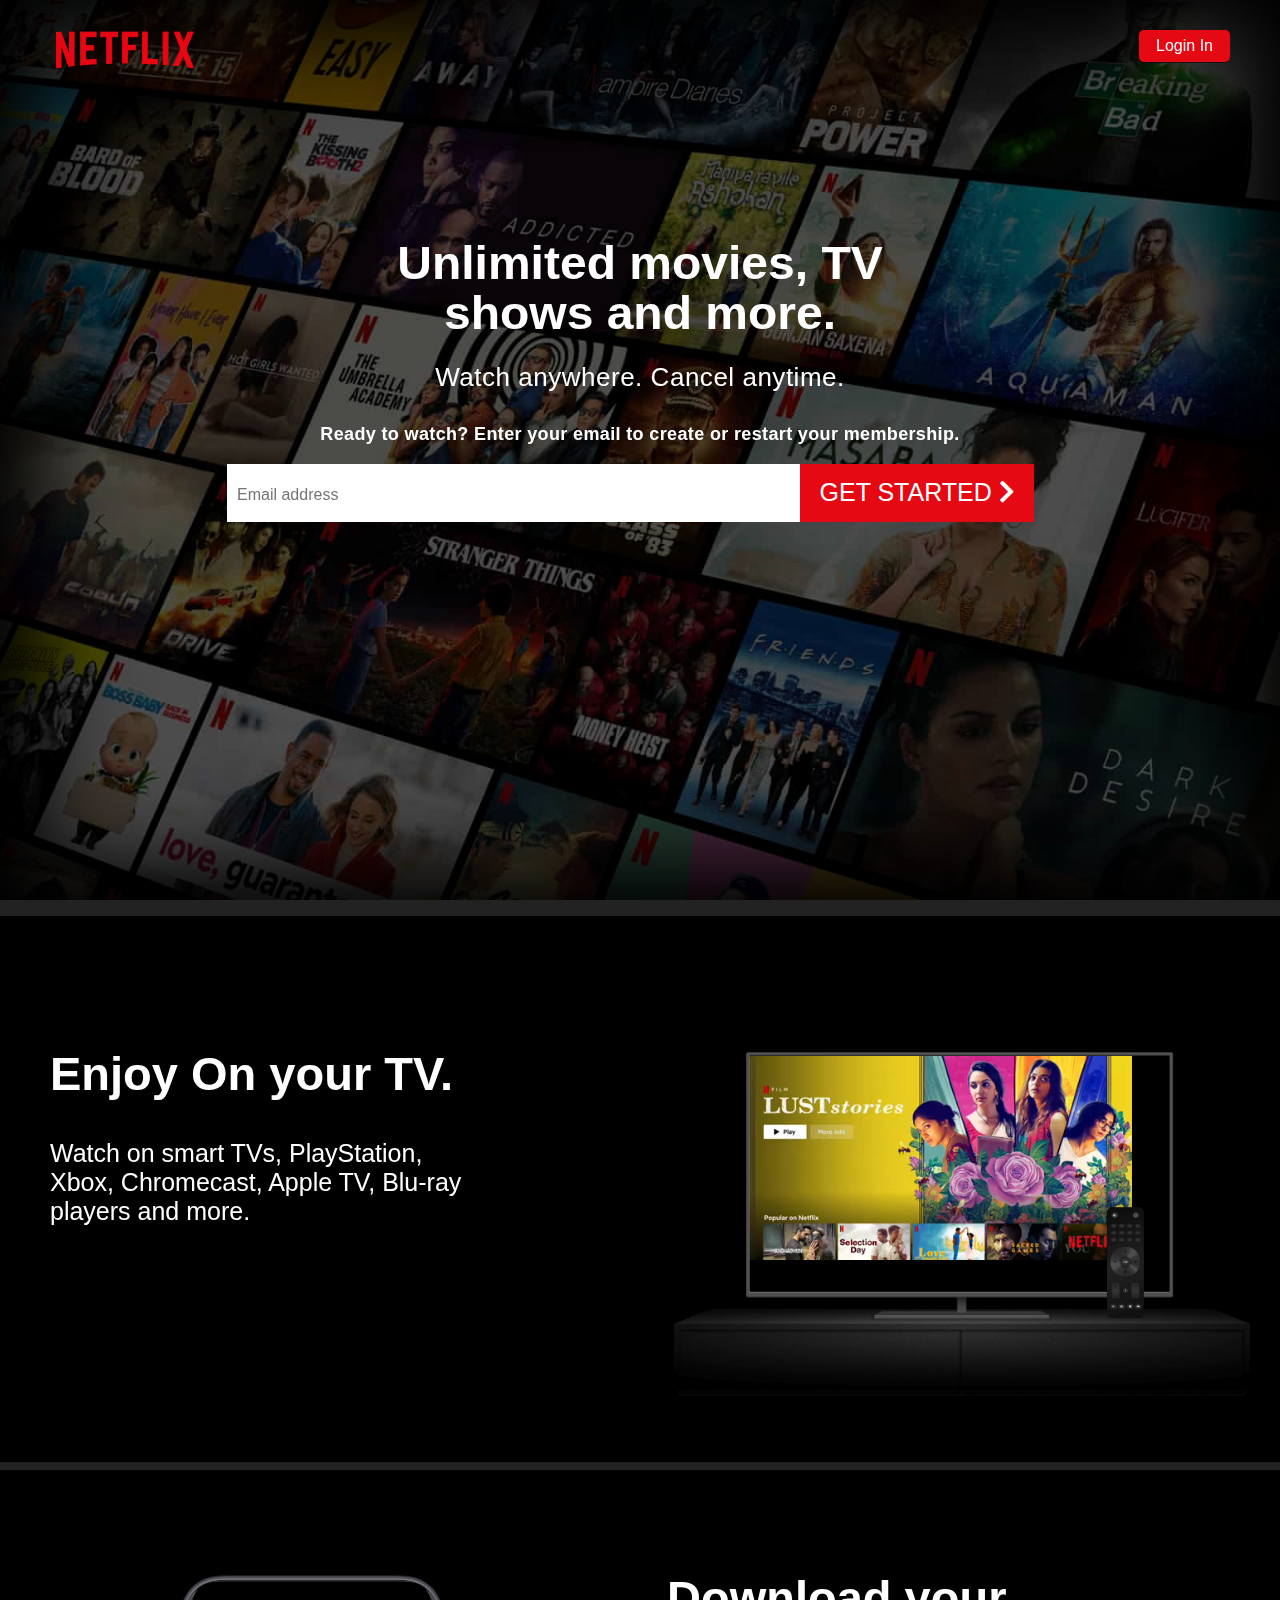
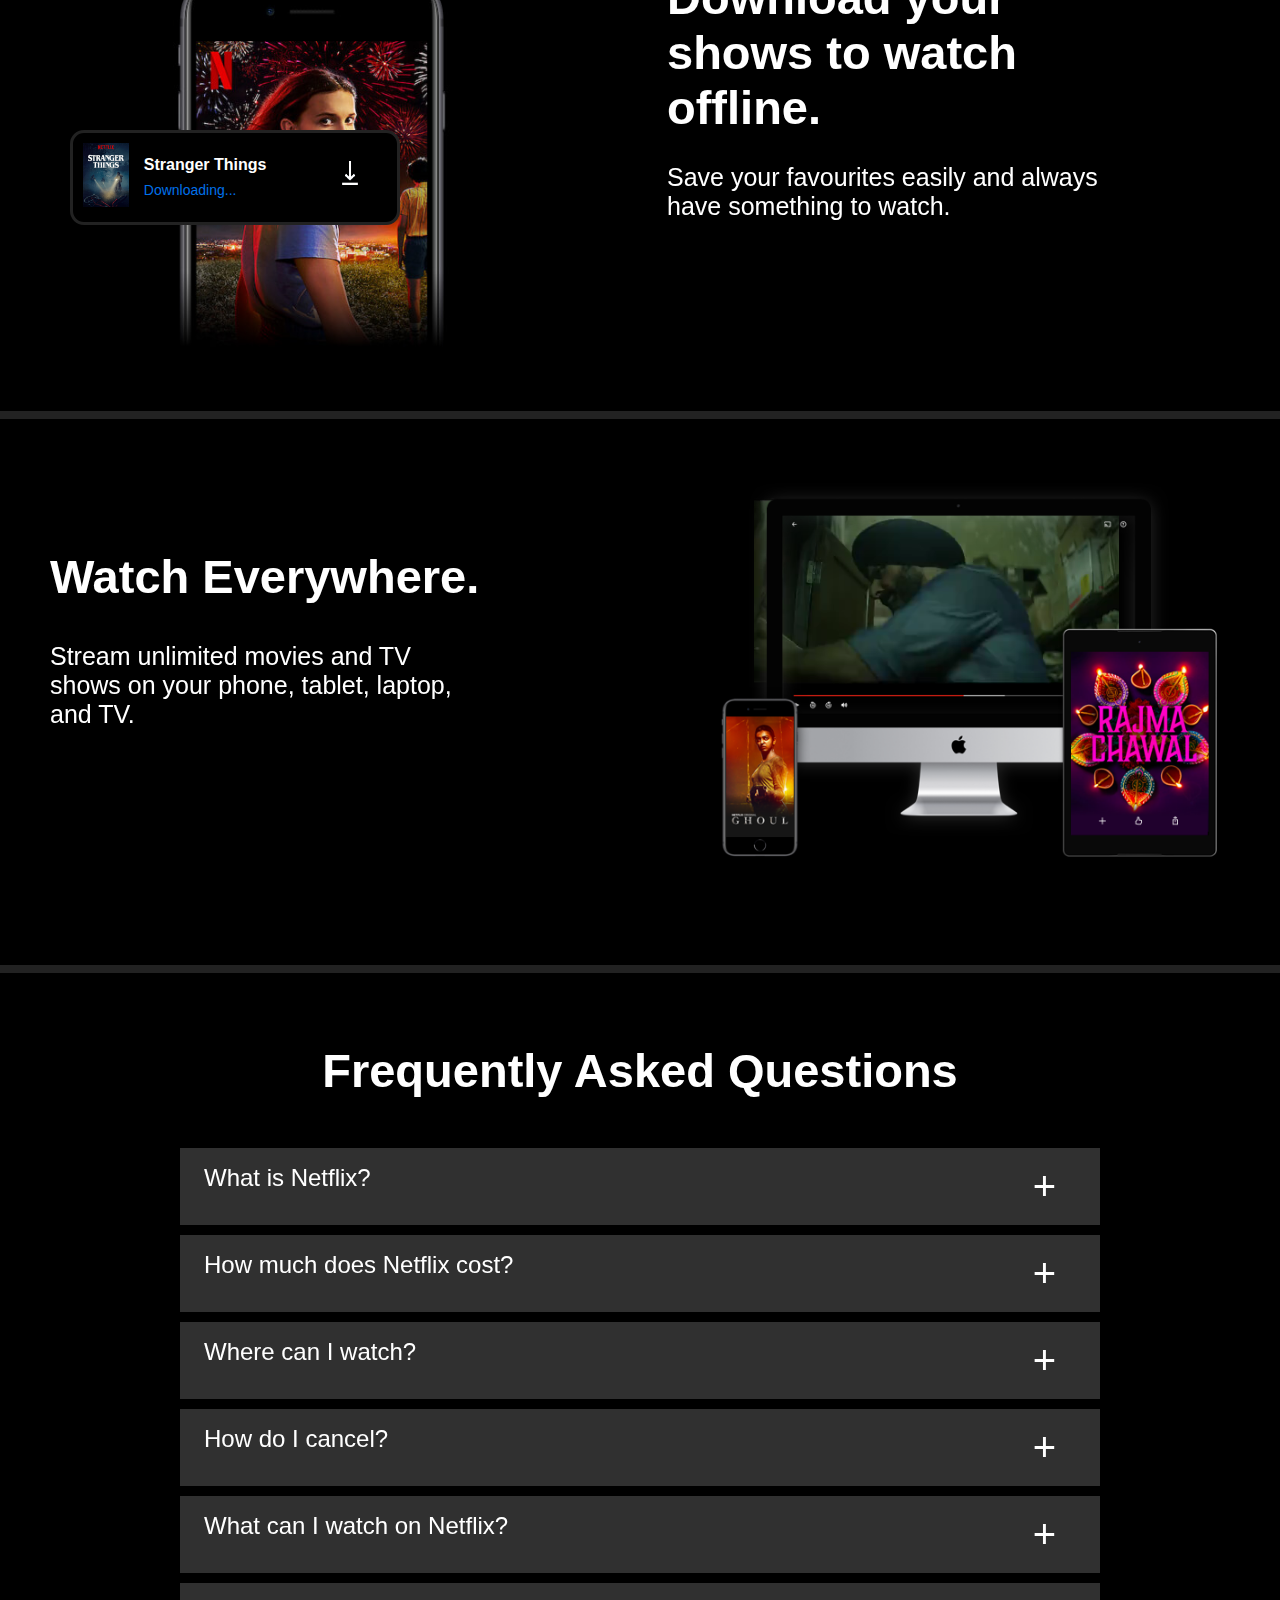
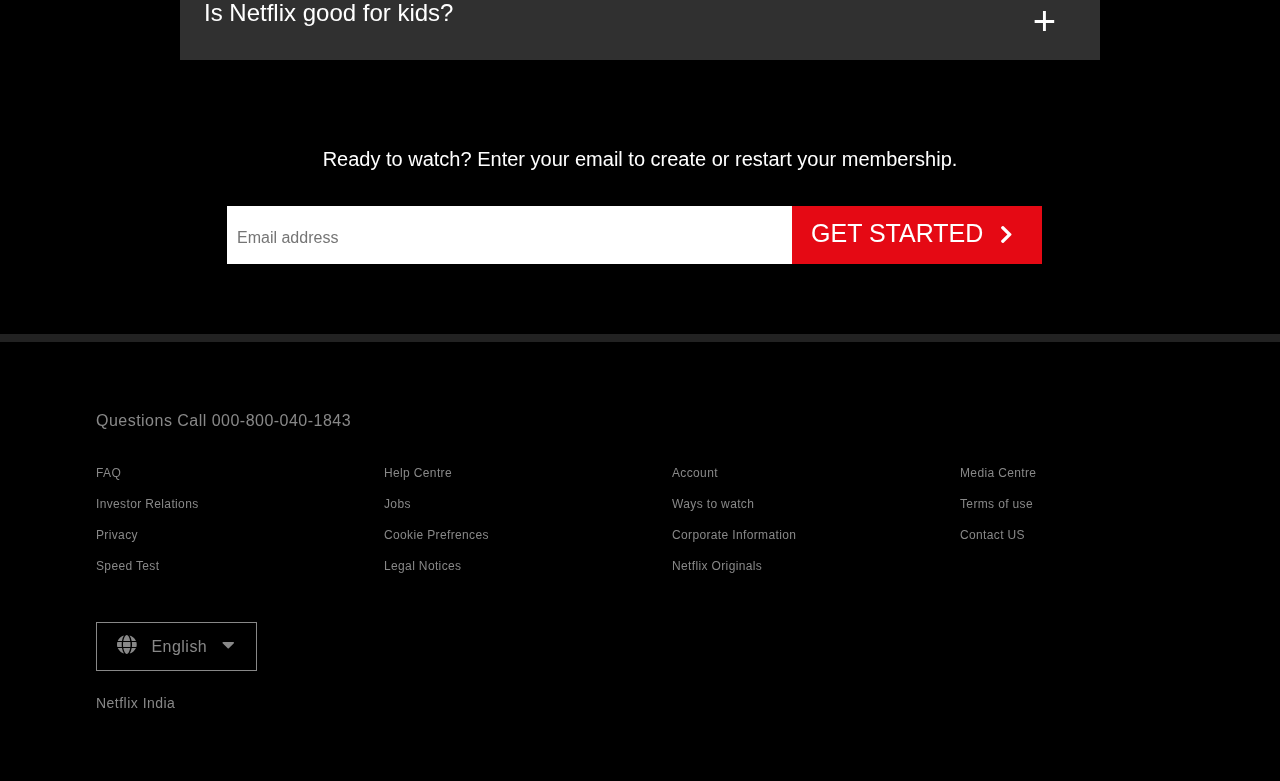
<file: index.html>
<!DOCTYPE html>
<html lang="en" dir="ltr">
  <head>
    <meta charset="utf-8">
    <title>Netflix India – Watch TV Shows Online, Watch Movies Online.</title>
    <link rel="stylesheet" href="https://cdnjs.cloudflare.com/ajax/libs/font-awesome/5.14.0/css/all.min.css">
    <link rel="stylesheet" href="style.css">
  </head>
  <body>

    <header class="showcase">
      <div class="showcase-top">
        <img src="logo.png" alt="Netflix">
        <a class="btn btn-rounded" href="signin.html">Login In</a>
      </div>
      <div class="showcase-content">
        <h1>Unlimited movies, TV <br> shows and more.</h1>
        <p class="p-top">Watch anywhere. Cancel anytime.</p>
        <p class="p-bot">Ready to watch? Enter your email to create or restart your membership.</p>
        <input type="email" placeholder="Email address">
        <div class="get-st">
         <a href='signup.html'><button  type="button">GET STARTED <i  class="fas fa-chevron-right"></i></button></a>
        </div>
      </div>
    </header>


    <!-- /* PART TWO */ -->

<hr>

  

<hr>

  <section class="njy">
    <div class="l-content">
      <h1>Enjoy On your TV.</h1>
      <p>Watch on smart TVs, PlayStation, <br> Xbox, Chromecast, Apple TV, Blu-ray <br> players and more.</p>
    </div>
    <div class="r-content">
      <img src="tv.png" alt="">
      <div class="video">
        <video src="video-tv.m4v" autoplay playsinline muted loop></video>
      </div>
    </div>
  </section>

<hr>

<!-- /*  PART 3 */ -->

  <section class="stranger">
    <div class="mobile">
      <img src="mobile.jpg" alt="">
      <div class="box">
        <div>
          <img src="boxshot.png" alt="">
        </div>
        <div>
          <h2>Stranger Things</h2>
          <p>Downloading...</p>
        </div>
        <div>
          <img class="gif" src="gif.gif" alt="">
        </div>
      </div>
    </div>
    <div class="stranger-content">
      <h1>Download your <br> shows to watch <br> offline.</h1>
      <p>Save your favourites easily and always <br> have something to watch.</p>
    </div>
  </section>

<hr>

  <section class="sacred">
    <div class="sacred-content">
      <h1>Watch Everywhere.</h1>
      <p>Stream unlimited movies and TV <br> shows on your phone, tablet, laptop, <br> and TV.</p>
    </div>
    <div class="mac">
      <img src="tv2.png" alt="">
      <div class="tv2">
        <video src="video-tv2.m4v" autoplay playsinline muted loop></video>
      </div>
    </div>
  </section>

<hr>

<!-- PART 4 -->
<div>
  <section class="frequent">
    <h1>Frequently Asked Questions</h1>
    <div class="Questions">
      <button type="button">What is Netflix? <span onClick="toggle1()" id="rot1">+</span> </button>
      <div class="faq-answer closed" id="ans1">
        <span>
          Netflix is a streaming service that offers a wide variety of award-winning TV shows, movies, anime, documentaries and more – on thousands of internet-connected devices.
          <br>
          <br>
          You can watch as much as you want, whenever you want, without a single ad – all for one low monthly price. There's always something new to discover, and new TV shows and movies are added every week!
        </span>
      </div>

      <button type="button">How much does Netflix cost? <span onClick="toggle2()" id="rot2">+</span> </button>
      <div class="faq-answer closed" id="ans2">
        <span>
          Netflix is a streaming service that offers a wide variety of award-winning TV shows, movies, anime, documentaries and more – on thousands of internet-connected devices.
          <br>
          <br>
          You can watch as much as you want, whenever you want, without a single ad – all for one low monthly price. There's always something new to discover, and new TV shows and movies are added every week!
        </span>
      </div>

      <button type="button">Where can I watch? <span onClick="toggle3()" id="rot3">+</span> </button>
      <div class="faq-answer closed" id="ans3">
        <span>
          Netflix is a streaming service that offers a wide variety of award-winning TV shows, movies, anime, documentaries and more – on thousands of internet-connected devices.
          <br>
          <br>
          You can watch as much as you want, whenever you want, without a single ad – all for one low monthly price. There's always something new to discover, and new TV shows and movies are added every week!
        </span>
      </div>

      <button type="button">How do I cancel? <span onClick="toggle4()" id="rot4">+</span> </button>
      <div class="faq-answer closed" id="ans4">
        <span>
          Netflix is a streaming service that offers a wide variety of award-winning TV shows, movies, anime, documentaries and more – on thousands of internet-connected devices.
          <br>
          <br>
          You can watch as much as you want, whenever you want, without a single ad – all for one low monthly price. There's always something new to discover, and new TV shows and movies are added every week!
        </span>
      </div>

      <button type="button">What can I watch on Netflix? <span onClick="toggle5()" id="rot5">+</span> </button>
      <div class="faq-answer closed" id="ans5">
        <span>
          Netflix is a streaming service that offers a wide variety of award-winning TV shows, movies, anime, documentaries and more – on thousands of internet-connected devices.
          <br>
          <br>
          You can watch as much as you want, whenever you want, without a single ad – all for one low monthly price. There's always something new to discover, and new TV shows and movies are added every week!
        </span>
      </div>

      <button type="button">Is Netflix good for kids? <span onClick="toggle6()" id="rot6">+</span> </button>
      <div class="faq-answer closed" id="ans6">
        <span>
          Netflix is a streaming service that offers a wide variety of award-winning TV shows, movies, anime, documentaries and more – on thousands of internet-connected devices.
          <br>
          <br>
          You can watch as much as you want, whenever you want, without a single ad – all for one low monthly price. There's always something new to discover, and new TV shows and movies are added every week!
        </span>
      </div>

    </div>
  </section>

  <p class="p-t">Ready to watch? Enter your email to create or restart your membership.</p>

  <div class="field">
    <input type="email" placeholder="Email address">
    <div class="get-st">
      <button type="button">GET STARTED <i class="btn-icon fas fa-chevron-right"></i></button>
    </div>
  </div>

</div>

<hr>

<!-- PART 5 -->

  <footer class="footer">
    <p>Questions Call 000-800-040-1843</p>
    <div class="footer-cols">
      <ul>
        <li><a href="#">FAQ</a></li>
        <li><a href="#">Investor Relations</a></li>
        <li><a href="#">Privacy</a></li>
        <li><a href="#">Speed Test</a></li>
      </ul>
      <ul>
        <li><a href="#">Help Centre</a></li>
        <li><a href="#">Jobs</a></li>
        <li><a href="#">Cookie Prefrences</a></li>
        <li><a href="#">Legal Notices</a></li>
      </ul>
      <ul>
        <li><a href="#">Account</a></li>
        <li><a href="#">Ways to watch</a></li>
        <li><a href="#">Corporate Information</a></li>
        <li><a href="#">Netflix Originals</a></li>
      </ul>
      <ul>
        <li><a href="#">Media Centre</a></li>
        <li><a href="#">Terms of use</a></li>
        <li><a href="#">Contact US</a></li>
      </ul>
    </div>

    <div class="last">
      <a><i class="fas fa-globe btn-icon"></i> English <i class="btn-icon fas fa-caret-down"></i></a>
      <p>Netflix India</p>
    </div>
  </footer>



<script src='js/index.js'>

  

</script>




  </body>
</html>
</file>
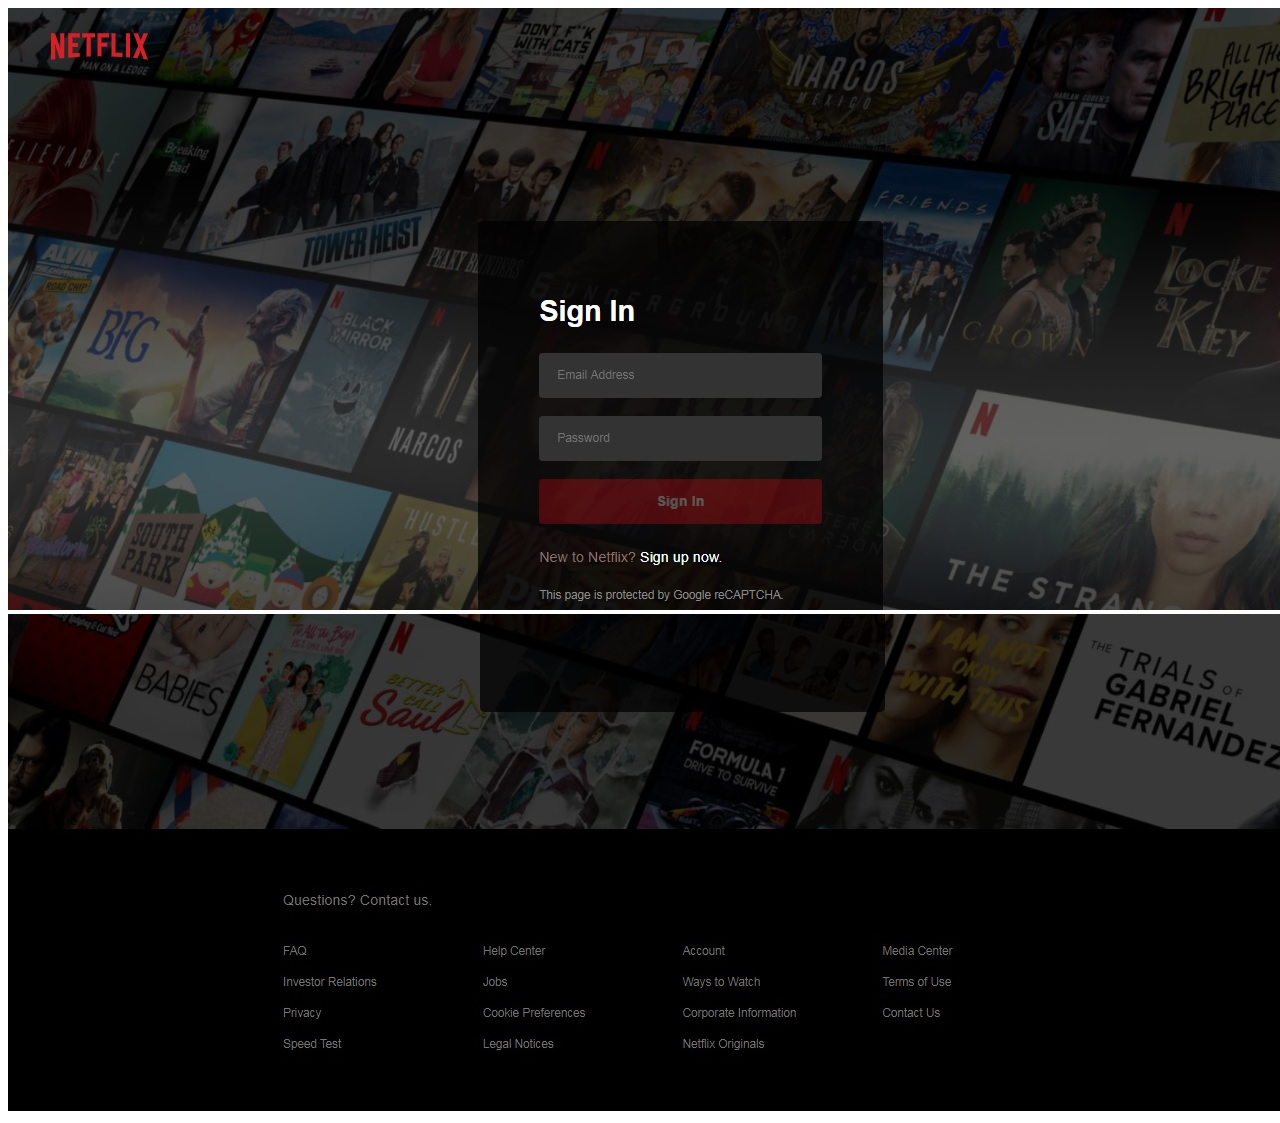
<file: signin.html>
<!DOCTYPE html>
<html lang="en">
<head>
	<meta charset="UTF-8">
	<meta http-equiv="X-UA-Compatible" content="IE=edge">
	<meta name="viewport" content="width=device-width, initial-scale=1.0">
	<title>Document</title>
</head>
<body>
	<img src='11.jpg' />
	<img src="12.jpg"/>
</body>
</html>
</file>
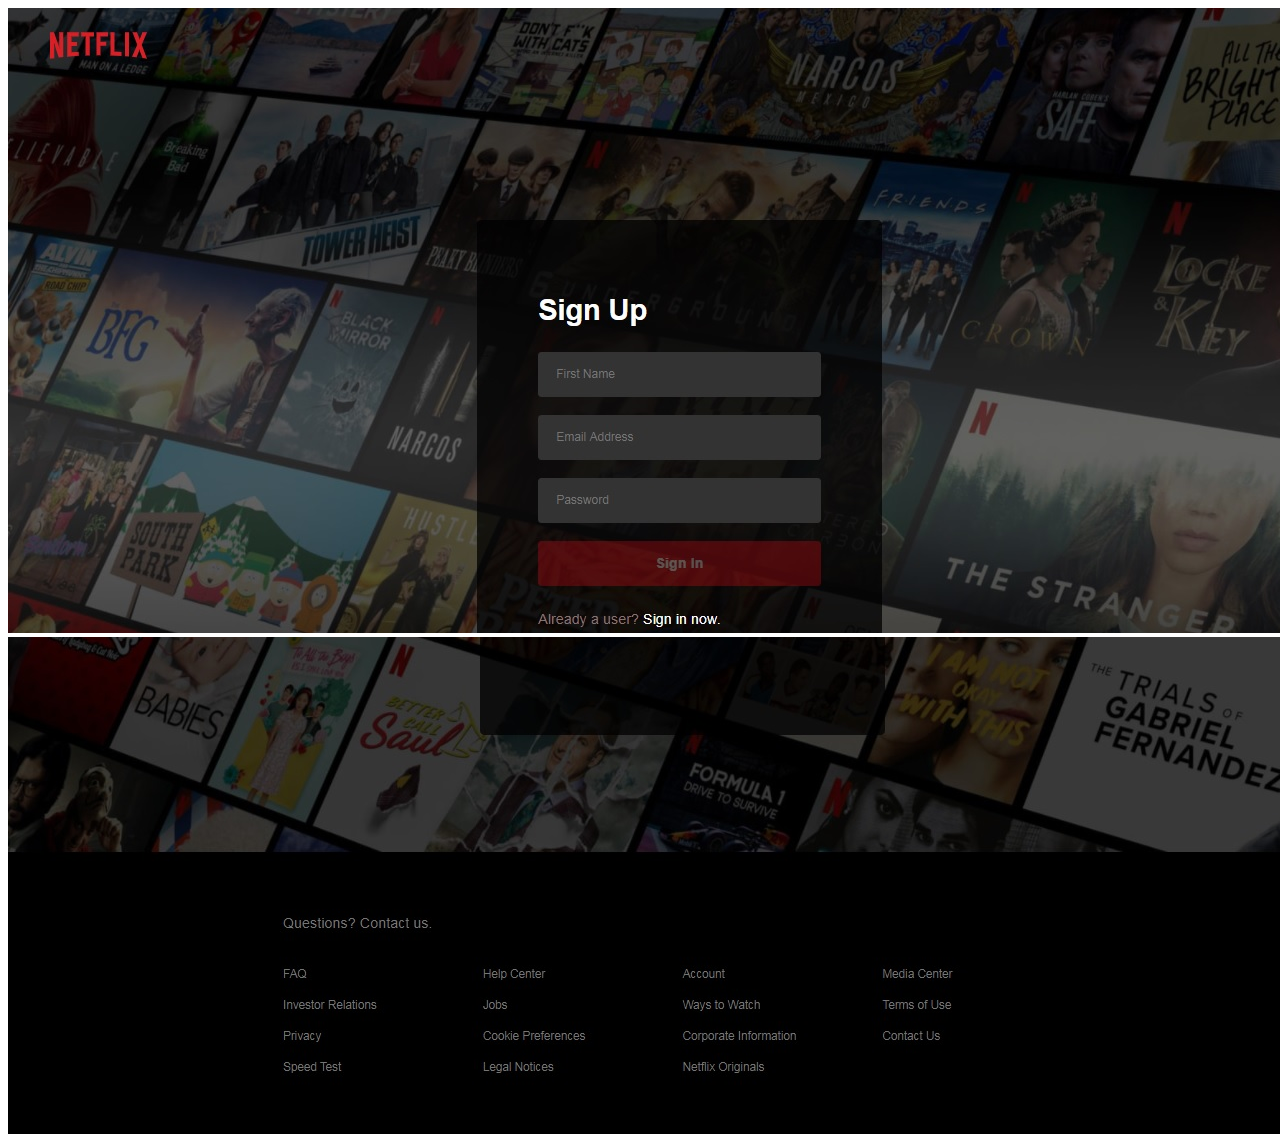
<file: signup.html>
<!DOCTYPE html>
<html lang="en">
<head>
	<meta charset="UTF-8">
	<meta http-equiv="X-UA-Compatible" content="IE=edge">
	<meta name="viewport" content="width=device-width, initial-scale=1.0">
	<title>Document</title>
</head>
<body>
	<img src="13.jpg" />
	<img src="12.jpg" />
</body>
</html>
</file>
<file: style.css>
*{
  box-sizing: border-box;
  margin: 0;
  padding: 0;
}
body{
  font-family: 'Helvetica', sans-serif;
  -webkit-font-smoothing: antialiased;
  background: #000;
  color: #fff;
}
h1, h2 , h3, h4{
  color: #fff;
}
a{
  color: #fff;
  text-decoration: none;
}
p{
  margin: 0.5rem 0;
}
img{
  width: 100%;
}
.showcase{
  width: 100%;
  height: 100vh;
  position: relative;
  background: url("bg.jpg") no-repeat center center/cover;
}
.showcase::after{
  content: '';
  position: absolute;
  top: 0;
  left: 0;
  z-index: 1;
  width: 100%;
  height: 100vh;
  background: rgba(0, 0, 0, 0.6);
  box-shadow: inset 40px 30px 100px #000,
              inset -40px -30px 100px #000;
}
.showcase-top{
  position: relative;
  height: 92px;
  z-index: 2;
}
.showcase-top img{
  width: 170px;
  position: absolute;
  top: 0px;
  left: 40px;
}
.showcase-top a{
  position: absolute;
  top: 30px;
  right: 50px;
}
.showcase-content{
  z-index: 2;
  position: relative;
  margin: auto;
  display: flex;
  flex-direction: column;
  justify-content: center;
  align-items: center;
  text-align: center;
  margin-top: 9rem;
}
.showcase-content h1{
  font-weight: 700;
  font-size: 3rem;
  line-height: 1.1;
  margin: 0 0 0.8rem;
  transform: scaleX(1.05);
  transform: scaleY(0.95);
}
.p-top{
  font-weight: 500;
  font-size: 26px;
  margin-bottom: 1.4rem;
  letter-spacing: 0.02em;
}
.p-bot{
  font-weight: 600;
  font-size: 18px;
  margin-bottom: 1.2rem;
  letter-spacing: 0.02em;
}


.btn{
  display: inline-block;
  background: #e50914;
  color: #fff;
  padding: 7px 17px;
  font-size: 1rem;
  font-weight: 500;
  text-align: center;
  border: none;
  cursor: pointer;
  outline: none;
  box-shadow: 0 1px 0 rgba(0, 0, 0, 0.5);
  border-radius: 2px;
}
.btn-rounded{
  border-radius: 5px;
}
input{
  margin-left: -250px;
  height: 58px;
  padding: 5px 10px 0;
  width: 45%;
  font-size: 16px;
  outline: none;
  border: none;
}
.get-st{
  margin-left: 43.3%;
  margin-top: -58px;
}
.get-st button{
  padding: 0.55rem 1.2rem;
  font-size: 25px;
  height: 58px;
  background: #e50914;
  color: #fff;
  border: none;
  cursor: pointer;
}


/* PART TWO */
hr{
  height: 8px;
  width: 100%;
  border: none;
  background: #222;
}
.kids .container{
  padding: 70px 30px;
  display: grid;
  grid-template-columns: repeat(2, 1fr);
  grid-gap: 3rem;
}
.right h1{
  padding-top: 20px;
  font-size: 47px;
}
.right p{
  padding-top: 25px;
  font-size: 27px;
  font-weight: 500;
}







.njy{
  padding: 50px 30px 60px 50px;
  display: grid;
  grid-template-columns: repeat(2, 1fr);
  grid-gap: 3rem;
}
.njy .l-content h1{
  padding-top: 80px;
  font-size: 47px;
}
.njy .l-content p{
  padding-top: 30px;
  font-size: 25px;
  font-weight: 500;
}
.r-content{
  position: relative;
}
.r-content img{
  z-index: 1;
}
.video{
  position: absolute;
  top: 70px;
  left: 60px;
  z-index: -1;
}

.video video{
  display: inline-block;
  vertical-align: baseline;
  max-width: 83%;
  max-height: 64%;
}

/*  PART 3 */

.stranger{
  padding: 40px 30px 60px 20px;
  display: grid;
  grid-template-columns: repeat(2, 1fr);
  grid-gap: 4rem;
}
.mobile{
  position: relative;
}
.box{
  position: absolute;
  top: 220px;
  left: 50px;
  padding: 10px;
  display: grid;
  grid-template-columns: 1fr 3fr 1fr;
  border: 3px solid #222;
  border-radius: 14px;
  width: 330px;
  height: 95px;
  background: #000;
}
.box img{
  width: 46px;
  height: 64px;
}
.box h2{
  padding-top: 13px;
  font-size: 16px;
}
.box p{
  font-size: 14px;
  color: #0071eb;
}
.box .gif{
  width: 48px;
  height: 60px;
}
.stranger-content{
  padding-top: 60px;
}
.stranger-content h1{
  font-size: 47px;
}
.stranger-content p{
  padding-top: 20px;
  font-size: 25px;
}

.sacred{
  padding: 50px 30px 60px 50px;
  display: grid;
  grid-template-columns: repeat(2, 1fr);
  grid-gap: 3rem;
}
.sacred .sacred-content h1{
  padding-top: 80px;
  font-size: 47px;
}
.sacred .sacred-content p{
  padding-top: 30px;
  font-size: 25px;
  font-weight: 500;
}
.mac{
  position: relative;
}
.mac img{
  z-index: 1;
}
.tv2{
  position: absolute;
  top: 20px;
  left: 80px;
  z-index: -1;
}
.tv2 video{
  display: inline-block;
  vertical-align: baseline;
  max-width: 76%;
  max-height: 54%;
}


/* <!-- PART 4 --> */

.frequent{
  padding: 70px 180px;
}
.frequent h1{
  text-align: center;
  font-size: 47px;
  margin-bottom: 50px;
}
.frequent .Questions button{
  width: 100%;
  text-align: left;
  padding: 16px 44px 16px 24px;
  font-weight: 500;
  font-size: 24px;
  margin-bottom: 10px;
  background: #303030;
  color: #fff;
  border: none;
  outline: none;
}
.frequent .Questions button span{
  float: right;
  font-size: 40px;
  cursor: pointer;
}
.frequent .Questions .faq-answer{
  width: 100%;
  height: auto;
  padding: 30px 40px;
  font-weight: 500;
  font-size: 24px;
  margin-top: -8px;
  margin-bottom: 10px;
  background: #303030;
  color: #fff;
  text-align: left;
}
.frequent .Questions .faq-answer span{
  transform: scaleY(1.2);
  letter-spacing: 0.06em;
}



.p-t{
  text-align: center;
  margin-bottom: 35px;
  font-size: 20px;
  font-weight: 500;
}
.field{
  text-align: center;
  margin-bottom: 70px;
}
input{
  height: 58px;
  padding: 5px 10px 0;
  width: 45%;
  font-size: 16px;
  outline: none;
  border: none;
}
.get-st{
  margin-top: -58px;
}
.get-st button{
  padding: 0.55rem 1.2rem;
  font-size: 25px;
  height: 58px;
  background: #e50914;
  color: #fff;
  border: none;
  cursor: pointer;
}
.closed{
  display: none;
}
.rotate{
  transform: rotate(45deg);
}


/* <!-- PART 5 --> */

.footer{
  max-width: 85%;
  margin: 70px auto;
}
.footer, .footer a{
  color: #888;
  letter-spacing: 0.03em;
}
.footer p{
  margin-bottom: 2rem;
}
.footer-cols{
  display: grid;
  grid-template-columns: repeat(4, 1fr);
  grid-gap: 4rem;
}
.footer li{
  line-height: 1.9;
  list-style: none;
  margin-bottom: 8px;
  font-size: 12px;
}
.last{
  margin-top: 40px;
}
.last a{
  padding: 15px 10px;
  border: 1px solid #888;
}
.last p{
  margin-top: 30px;
  font-size: 14px;
}
.btn-icon{
  padding: 10px;
  font-size: 20px;
  cursor: pointer;
}
</file>
